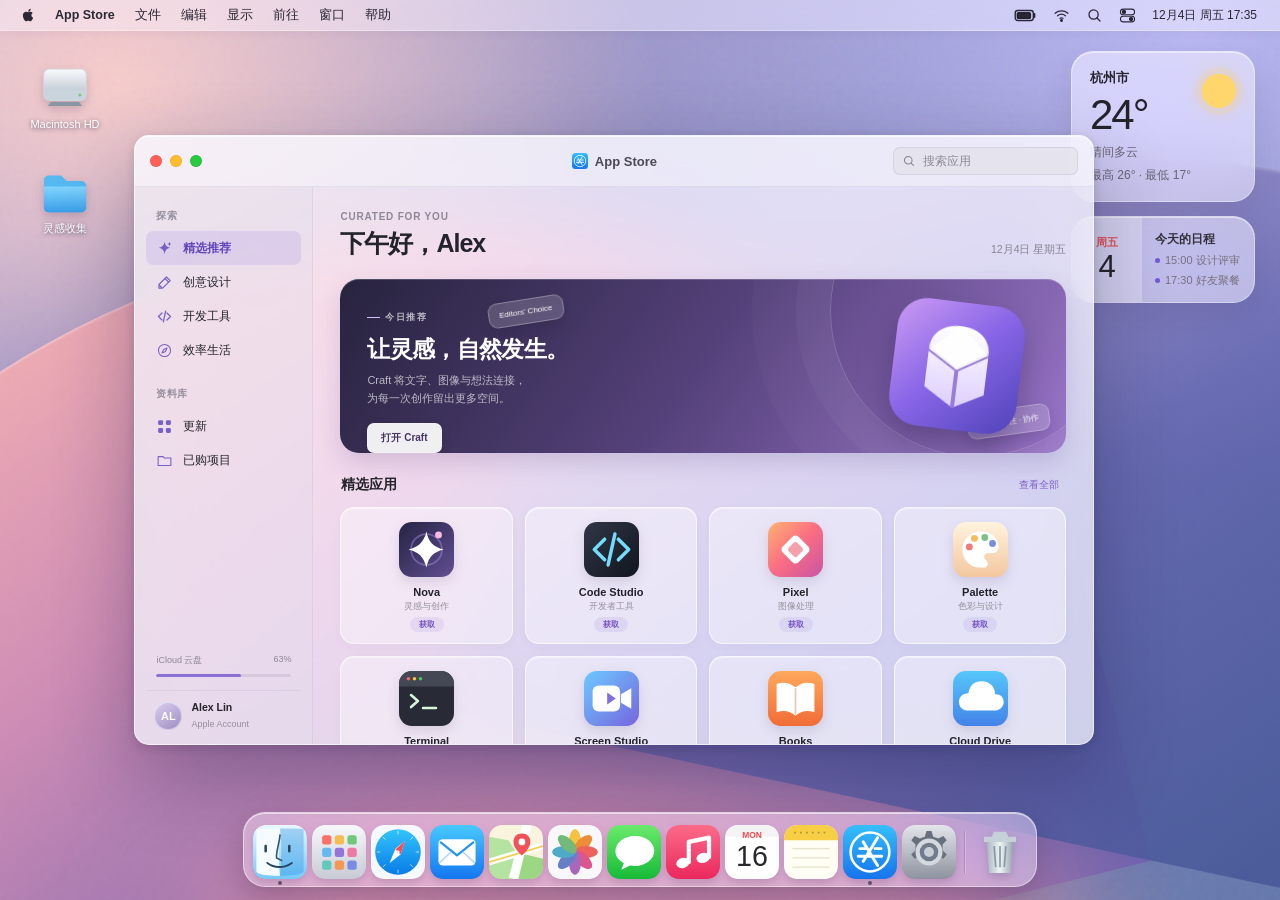
<file: resources/mac-desktop.html>
<!DOCTYPE html>
<html lang="zh-CN">
<head>
  <meta charset="UTF-8">
  <meta name="viewport" content="width=device-width, initial-scale=1.0">
  <meta name="theme-color" content="#7d75c9">
  <title>macOS Web Desktop</title>
  <style>
    :root {
      color-scheme: light;
      --text: #24232b;
      --muted: #797783;
      --line: rgba(255, 255, 255, .52);
      --glass: rgba(248, 248, 252, .66);
      --accent: #7357dc;
      --dock-size: 54px;
    }

    * { box-sizing: border-box; }
    html, body { width: 100%; height: 100%; margin: 0; }
    body {
      overflow: hidden;
      font-family: -apple-system, BlinkMacSystemFont, "SF Pro Display", "Segoe UI", "PingFang SC", "Microsoft YaHei", sans-serif;
      color: var(--text);
      background: #8c8acb;
      -webkit-font-smoothing: antialiased;
      user-select: none;
    }
    button, input { font: inherit; }
    button { color: inherit; }
    button:focus-visible, input:focus-visible { outline: 2px solid rgba(108, 83, 218, .72); outline-offset: 3px; }
    svg { display: block; }
    .symbol-library { position: absolute; width: 0; height: 0; overflow: hidden; }

    .desktop {
      position: relative;
      width: 100%; height: 100%;
      isolation: isolate;
      overflow: hidden;
      background:
        radial-gradient(ellipse at 9% 9%, rgba(255, 209, 203, .9) 0, rgba(255, 209, 203, 0) 33%),
        radial-gradient(ellipse at 93% 3%, rgba(198, 194, 255, .85) 0, rgba(198, 194, 255, 0) 37%),
        linear-gradient(135deg, #bfadd6 0%, #8888bf 45%, #6478ad 100%);
    }
    .wallpaper {
      position: absolute; inset: 0; z-index: -1; overflow: hidden;
      pointer-events: none;
    }
    .wallpaper::before {
      content: ""; position: absolute; width: 105vw; height: 89vh;
      left: -21vw; top: 26vh;
      border-radius: 48% 52% 0 0 / 52% 60% 0 0;
      background: linear-gradient(155deg, rgba(255, 188, 174, .94), rgba(219, 139, 177, .82) 36%, rgba(106, 94, 172, .94) 78%);
      transform: rotate(-14deg);
      box-shadow: inset 0 2px 2px rgba(255,255,255,.28), 0 -20px 90px rgba(79,62,142,.14);
    }
    .wallpaper::after {
      content: ""; position: absolute; width: 95vw; height: 78vh;
      right: -35vw; top: 16vh;
      border-radius: 60% 0 0 0 / 70% 0 0 0;
      background: linear-gradient(135deg, rgba(238, 202, 217, .58), rgba(96, 96, 174, .72) 47%, #3d558d 100%);
      transform: rotate(12deg);
      box-shadow: inset 2px 2px 3px rgba(255,255,255,.22);
    }
    .wallpaper-glow {
      position: absolute; width: 70vw; height: 40vh; left: 15vw; bottom: -25vh;
      border-radius: 50%; background: rgba(247, 151, 164, .62); filter: blur(65px);
    }
    .wallpaper-noise {
      position: absolute; inset: 0; opacity: .12; mix-blend-mode: soft-light;
      background-image: url("data:image/svg+xml,%3Csvg viewBox='0 0 180 180' xmlns='http://www.w3.org/2000/svg'%3E%3Cfilter id='n'%3E%3CfeTurbulence type='fractalNoise' baseFrequency='.85' numOctaves='3' stitchTiles='stitch'/%3E%3C/filter%3E%3Crect width='100%25' height='100%25' filter='url(%23n)' opacity='.5'/%3E%3C/svg%3E");
    }

    .menu-bar {
      position: absolute; inset: 0 0 auto; z-index: 60;
      height: 31px; padding: 0 17px;
      display: flex; align-items: center; justify-content: space-between;
      color: rgba(27, 25, 37, .92);
      background: rgba(247, 244, 252, .48);
      border-bottom: 1px solid rgba(255,255,255,.32);
      box-shadow: 0 1px 12px rgba(46, 37, 83, .06);
      backdrop-filter: blur(24px) saturate(150%);
      -webkit-backdrop-filter: blur(24px) saturate(150%);
      font-size: 12.5px; font-weight: 500;
    }
    .menu-left, .menu-right { height: 100%; display: flex; align-items: center; gap: 2px; }
    .menu-item {
      height: 24px; border: 0; border-radius: 5px; padding: 0 9px;
      background: transparent; cursor: default;
    }
    .menu-item:hover, .menu-item.active { background: rgba(255,255,255,.4); }
    .menu-item.strong { font-weight: 700; }
    .apple-button { padding: 0 8px 0 3px; }
    .apple-button svg { width: 16px; height: 18px; fill: currentColor; }
    .menu-right { gap: 4px; }
    .menu-right .menu-item { display: grid; place-items: center; padding: 0 6px; }
    .status-icon { width: 17px; height: 17px; fill: none; stroke: currentColor; stroke-width: 1.7; }
    .battery { width: 23px; }
    .date-label { padding-left: 8px; white-space: nowrap; font-size: 12px; }

    .desktop-files { position: absolute; left: 24px; top: 55px; display: grid; gap: 19px; z-index: 1; }
    .desktop-file {
      width: 82px; padding: 7px 4px; border: 1px solid transparent; border-radius: 8px;
      background: transparent; color: white; text-shadow: 0 1px 4px rgba(28,25,57,.65); cursor: default;
    }
    .desktop-file:hover, .desktop-file:focus-visible { background: rgba(255,255,255,.15); border-color: rgba(255,255,255,.18); }
    .desktop-file svg { width: 50px; height: 50px; margin: 0 auto 5px; filter: drop-shadow(0 4px 5px rgba(38,28,68,.2)); }
    .desktop-file span { display: block; font-size: 11px; line-height: 1.25; }

    .widgets { position: absolute; top: 51px; right: 25px; width: 184px; display: grid; gap: 14px; z-index: 1; }
    .widget {
      border: 1px solid rgba(255,255,255,.38); border-radius: 22px;
      background: rgba(245,242,251,.55); box-shadow: 0 12px 30px rgba(45,37,81,.12), inset 0 1px rgba(255,255,255,.5);
      backdrop-filter: blur(25px) saturate(145%); -webkit-backdrop-filter: blur(25px) saturate(145%);
      overflow: hidden;
    }
    .weather { padding: 17px 18px; }
    .weather-city { font-size: 13px; font-weight: 650; }
    .weather-temp { margin-top: 5px; font-size: 42px; font-weight: 300; letter-spacing: -2px; line-height: 1.1; }
    .weather-desc { margin-top: 6px; color: #696473; font-size: 12px; }
    .sun { float: right; width: 34px; height: 34px; margin-top: 5px; border-radius: 50%; background: #ffd66b; box-shadow: 0 0 0 7px rgba(255,214,107,.17), 0 0 25px rgba(255,193,69,.4); }
    .calendar { display: flex; align-items: stretch; min-height: 78px; }
    .calendar-date { width: 70px; display: grid; place-content: center; text-align: center; background: rgba(255,255,255,.26); }
    .calendar-date span { color: #e05252; font-size: 11px; font-weight: 700; }
    .calendar-date strong { font-size: 31px; font-weight: 500; line-height: 1.1; }
    .calendar-agenda { padding: 14px 13px; font-size: 11px; color: #77717f; }
    .calendar-agenda strong { display: block; margin-bottom: 5px; color: #34303a; font-size: 12px; }
    .calendar-agenda i { display: inline-block; width: 5px; height: 5px; margin-right: 5px; border-radius: 50%; background: #7459d9; vertical-align: 1px; }

    .app-window {
      position: absolute; z-index: 10;
      left: 48%; top: calc(50% - 10px);
      width: min(960px, calc(100vw - 270px)); height: min(610px, calc(100vh - 160px));
      min-width: 620px; min-height: 430px;
      transform: translate(-50%, -50%);
      border: 1px solid rgba(255,255,255,.58); border-radius: 15px;
      background: rgba(246,245,250,.76);
      box-shadow: 0 30px 80px rgba(29,24,60,.31), 0 3px 12px rgba(33,26,64,.16), inset 0 1px rgba(255,255,255,.8);
      backdrop-filter: blur(36px) saturate(155%); -webkit-backdrop-filter: blur(36px) saturate(155%);
      overflow: hidden;
      transition: width .3s ease, height .3s ease, left .3s ease, top .3s ease, border-radius .3s ease, opacity .22s ease, transform .3s ease;
    }
    .app-window.maximized { left: 10px; top: 40px; width: calc(100vw - 20px); height: calc(100vh - 145px); transform: none; border-radius: 13px; }
    .app-window.closing { opacity: 0; transform: translate(-50%, -47%) scale(.96); pointer-events: none; }
    .app-window.maximized.closing { transform: scale(.96); }
    .app-window.minimizing { opacity: 0; transform: translate(-42%, 40%) scale(.18); pointer-events: none; }
    .app-window.hidden { display: none; }
    .titlebar {
      height: 51px; display: grid; grid-template-columns: 1fr auto 1fr; align-items: center;
      padding: 0 15px; border-bottom: 1px solid rgba(83,72,111,.09);
      background: rgba(249,248,252,.45);
    }
    .traffic-lights { display: flex; gap: 8px; align-items: center; }
    .traffic {
      position: relative; width: 12px; height: 12px; padding: 0; border: 0; border-radius: 50%;
      box-shadow: inset 0 0 0 .5px rgba(0,0,0,.12); cursor: pointer;
    }
    .traffic.close { background: #ff5f57; }
    .traffic.minimize { background: #febc2e; }
    .traffic.maximize { background: #28c840; }
    .traffic::before, .traffic::after { content: ""; position: absolute; opacity: 0; background: rgba(62,34,24,.65); }
    .traffic-lights:hover .traffic::before, .traffic-lights:hover .traffic::after { opacity: 1; }
    .traffic.close::before, .traffic.close::after { left: 3px; top: 5.5px; width: 6px; height: 1px; }
    .traffic.close::before { transform: rotate(45deg); } .traffic.close::after { transform: rotate(-45deg); }
    .traffic.minimize::before { left: 3px; top: 5.5px; width: 6px; height: 1px; }
    .traffic.maximize::before { left: 5.5px; top: 3px; width: 1px; height: 6px; }
    .traffic.maximize::after { left: 3px; top: 5.5px; width: 6px; height: 1px; }
    .window-title { display: flex; align-items: center; gap: 7px; font-size: 13px; font-weight: 650; color: #4d4954; }
    .window-title svg { width: 16px; height: 16px; }
    .search-box { justify-self: end; position: relative; width: 185px; }
    .search-box svg { position: absolute; width: 14px; height: 14px; left: 9px; top: 7px; color: #88838e; pointer-events: none; }
    .search-box input {
      width: 100%; height: 28px; padding: 0 10px 0 29px; border: 1px solid rgba(96,84,119,.12); border-radius: 7px;
      background: rgba(224,222,230,.58); color: #423e49; font-size: 11.5px; outline: none;
      transition: background .2s, box-shadow .2s;
    }
    .search-box input:focus { background: rgba(255,255,255,.85); box-shadow: 0 0 0 3px rgba(116,88,217,.12); }
    .search-box input::placeholder { color: #8e8994; }

    .window-body { height: calc(100% - 51px); display: flex; }
    .sidebar {
      flex: 0 0 178px; padding: 17px 11px 12px; display: flex; flex-direction: column;
      border-right: 1px solid rgba(82,70,109,.08); background: rgba(224,221,233,.34);
    }
    .sidebar-heading { margin: 5px 10px 8px; color: #96909e; font-size: 10px; font-weight: 650; letter-spacing: .04em; }
    .side-item {
      width: 100%; height: 34px; padding: 0 10px; display: flex; align-items: center; gap: 10px;
      border: 0; border-radius: 7px; background: transparent; font-size: 12px; text-align: left; cursor: pointer;
    }
    .side-item svg { width: 17px; height: 17px; color: #7861c5; }
    .side-item:hover { background: rgba(255,255,255,.36); }
    .side-item.active { background: rgba(117,89,211,.13); color: #6446bd; font-weight: 600; }
    .sidebar-bottom { margin-top: auto; }
    .storage { margin: 12px 10px 8px; }
    .storage-label { display: flex; justify-content: space-between; color: #8e8794; font-size: 9px; }
    .storage-track { height: 3px; margin-top: 7px; overflow: hidden; border-radius: 3px; background: rgba(93,81,112,.12); }
    .storage-track span { display: block; width: 63%; height: 100%; border-radius: inherit; background: #8a70d2; }
    .profile { display: flex; align-items: center; gap: 9px; margin-top: 13px; padding: 10px 8px 1px; border-top: 1px solid rgba(77,63,99,.08); }
    .avatar { width: 28px; height: 28px; display: grid; place-items: center; border-radius: 50%; background: linear-gradient(145deg,#ddd1f1,#9b8abf); color: white; font-size: 11px; font-weight: 650; box-shadow: inset 0 0 0 1px rgba(255,255,255,.5); }
    .profile strong { display: block; font-size: 10.5px; font-weight: 600; }
    .profile span { color: #96909b; font-size: 9px; }

    .showcase { flex: 1; min-width: 0; overflow: auto; padding: 24px 27px 26px; scrollbar-width: thin; scrollbar-color: rgba(96,84,118,.22) transparent; }
    .welcome { display: flex; align-items: end; justify-content: space-between; margin-bottom: 19px; }
    .eyebrow { margin-bottom: 5px; color: #8e8797; font-size: 10px; font-weight: 600; letter-spacing: .08em; text-transform: uppercase; }
    .welcome h1 { margin: 0; font-size: 25px; font-weight: 650; letter-spacing: -.04em; }
    .welcome-meta { color: #8a8492; font-size: 10.5px; padding-bottom: 3px; }
    .hero {
      position: relative; height: 174px; padding: 25px 27px; overflow: hidden; border-radius: 19px;
      color: white; background: linear-gradient(125deg, #27233e 0%, #534078 48%, #9a75c9 100%);
      box-shadow: 0 10px 25px rgba(66,46,111,.17), inset 0 1px rgba(255,255,255,.18);
    }
    .hero::before { content: ""; position: absolute; width: 290px; height: 290px; right: -56px; top: -114px; border: 1px solid rgba(255,255,255,.18); border-radius: 50%; box-shadow: 0 0 0 34px rgba(255,255,255,.035), 0 0 0 78px rgba(255,255,255,.025); }
    .hero-copy { position: relative; z-index: 2; width: 60%; }
    .hero-tag { display: inline-flex; align-items: center; gap: 5px; margin-bottom: 10px; color: rgba(255,255,255,.68); font-size: 9px; font-weight: 650; letter-spacing: .16em; }
    .hero-tag::before { content: ""; width: 13px; height: 1px; background: #d5bcff; }
    .hero h2 { margin: 0 0 7px; font-size: 23px; font-weight: 600; letter-spacing: -.03em; }
    .hero p { margin: 0; color: rgba(255,255,255,.67); font-size: 11px; line-height: 1.6; }
    .hero-button { margin-top: 16px; padding: 7px 13px; border: 1px solid rgba(255,255,255,.25); border-radius: 7px; background: rgba(255,255,255,.92); color: #463562; font-size: 10px; font-weight: 650; cursor: pointer; box-shadow: 0 3px 8px rgba(22,14,43,.15); }
    .hero-button:hover { background: white; transform: translateY(-1px); }
    .hero-art { position: absolute; z-index: 1; right: 45px; top: 23px; width: 128px; height: 128px; transform: rotate(7deg); }
    .hero-art .app-svg { width: 100%; height: 100%; border-radius: 28px; filter: drop-shadow(0 15px 17px rgba(21,12,49,.32)); }
    .floating-chip { position: absolute; padding: 7px 10px; border: 1px solid rgba(255,255,255,.28); border-radius: 9px; background: rgba(255,255,255,.17); backdrop-filter: blur(12px); color: white; font-size: 8px; box-shadow: 0 7px 17px rgba(20,14,44,.16); }
    .chip-one { right: 16px; bottom: 18px; transform: rotate(-8deg); }
    .chip-two { left: 148px; top: 20px; transform: rotate(-9deg); }
    .section-row { display: flex; align-items: center; justify-content: space-between; margin: 23px 1px 13px; }
    .section-row h3 { margin: 0; font-size: 14px; font-weight: 650; }
    .section-row button { border: 0; background: transparent; color: #8063c5; font-size: 10px; cursor: pointer; }
    .app-grid { display: grid; grid-template-columns: repeat(4, minmax(0, 1fr)); gap: 12px; }
    .app-card {
      position: relative; min-width: 0; padding: 14px 11px 12px; border: 1px solid rgba(255,255,255,.62); border-radius: 14px;
      background: rgba(255,255,255,.4); text-align: center; cursor: pointer;
      box-shadow: 0 3px 10px rgba(62,46,88,.035), inset 0 1px rgba(255,255,255,.48);
      transition: transform .18s, background .18s, box-shadow .18s;
    }
    .app-card:hover { transform: translateY(-3px); background: rgba(255,255,255,.66); box-shadow: 0 8px 17px rgba(62,46,88,.09); }
    .app-card .app-svg { width: 55px; height: 55px; margin: 0 auto 9px; filter: drop-shadow(0 5px 6px rgba(53,41,76,.13)); }
    .app-card strong { display: block; overflow: hidden; font-size: 11px; font-weight: 600; text-overflow: ellipsis; white-space: nowrap; }
    .app-card small { display: block; margin-top: 3px; color: #96909c; font-size: 8.5px; }
    .get-button { min-width: 43px; margin-top: 9px; padding: 3px 9px; border: 0; border-radius: 10px; background: rgba(116,86,201,.1); color: #7252bf; font-size: 8px; font-weight: 700; cursor: pointer; }
    .app-card:hover .get-button { background: #7656c8; color: white; }
    .empty-state { display: none; padding: 40px 10px; text-align: center; color: #8b8493; font-size: 12px; }
    .empty-state.visible { display: block; }

    .app-svg { overflow: visible; }
    .dock-wrap { position: absolute; z-index: 50; left: 50%; bottom: 13px; transform: translateX(-50%); }
    .dock {
      display: flex; align-items: flex-end; gap: 5px; height: 75px; padding: 7px 9px;
      border: 1px solid rgba(255,255,255,.48); border-radius: 22px;
      background: rgba(239,237,246,.43); box-shadow: 0 13px 30px rgba(33,25,64,.25), inset 0 1px rgba(255,255,255,.55);
      backdrop-filter: blur(28px) saturate(165%); -webkit-backdrop-filter: blur(28px) saturate(165%);
    }
    .dock-item {
      --scale: 1;
      position: relative; flex: 0 0 var(--dock-size); width: var(--dock-size); height: var(--dock-size); padding: 0;
      border: 0; background: transparent; cursor: pointer; transform-origin: center bottom;
      transform: translateY(calc((var(--scale) - 1) * -13px)) scale(var(--scale));
      transition: transform .09s ease-out;
    }
    .dock-icon { width: 100%; height: 100%; border-radius: 13px; filter: drop-shadow(0 4px 4px rgba(42,31,65,.18)); transition: filter .2s; }
    .dock-item:active .dock-icon { filter: brightness(.82) drop-shadow(0 3px 4px rgba(42,31,65,.18)); }
    .dock-item.running::after { content: ""; position: absolute; left: 50%; bottom: -6px; width: 4px; height: 4px; border-radius: 50%; background: rgba(41,36,55,.65); transform: translateX(-50%); }
    .dock-separator { flex: 0 0 1px; width: 1px; height: 43px; margin: 0 3px 5px; background: rgba(74,63,94,.2); box-shadow: 1px 0 rgba(255,255,255,.25); }
    .tooltip {
      position: absolute; left: 50%; bottom: calc(100% + 19px); padding: 5px 10px; border: 1px solid rgba(255,255,255,.34); border-radius: 6px;
      background: rgba(46,41,59,.72); color: white; backdrop-filter: blur(10px); font-size: 10px; font-weight: 500; white-space: nowrap;
      opacity: 0; pointer-events: none; transform: translateX(-50%) translateY(4px); transition: opacity .15s, transform .15s;
    }
    .dock-item:hover .tooltip { opacity: 1; transform: translateX(-50%) translateY(0); }

    .launchpad {
      position: absolute; inset: 31px 0 0; z-index: 40; padding: 35px 30px 110px;
      background: rgba(43,37,68,.43); backdrop-filter: blur(30px) saturate(120%); -webkit-backdrop-filter: blur(30px) saturate(120%);
      opacity: 0; visibility: hidden; transition: opacity .24s, visibility .24s;
    }
    .launchpad.open { opacity: 1; visibility: visible; }
    .launchpad-search { position: relative; display: block; width: 230px; margin: 0 auto; }
    .launchpad-search svg { position: absolute; left: 10px; top: 7px; width: 14px; height: 14px; color: rgba(255,255,255,.65); }
    .launchpad-search input { width: 100%; height: 28px; padding: 0 12px 0 31px; border: 1px solid rgba(255,255,255,.25); border-radius: 7px; background: rgba(255,255,255,.13); color: white; text-align: center; font-size: 11px; outline: none; }
    .launchpad-search input::placeholder { color: rgba(255,255,255,.72); }
    .launchpad-grid { max-width: 790px; margin: clamp(45px, 8vh, 80px) auto 0; display: grid; grid-template-columns: repeat(6, 1fr); gap: clamp(25px, 5vh, 45px) 35px; }
    .launch-app { border: 0; background: transparent; color: white; cursor: pointer; text-shadow: 0 2px 5px rgba(21,15,38,.4); }
    .launch-app .app-svg { width: 72px; height: 72px; margin: 0 auto 9px; filter: drop-shadow(0 8px 8px rgba(26,18,49,.23)); transition: transform .18s; }
    .launch-app:hover .app-svg { transform: scale(1.08); }
    .launch-app span { font-size: 11px; }

    .control-center {
      position: absolute; z-index: 70; top: 38px; right: 13px; width: 290px; padding: 12px;
      border: 1px solid rgba(255,255,255,.54); border-radius: 17px; background: rgba(242,240,248,.72);
      box-shadow: 0 18px 45px rgba(33,26,61,.23); backdrop-filter: blur(30px) saturate(160%);
      opacity: 0; visibility: hidden; transform: translateY(-7px) scale(.97); transform-origin: top right; transition: .18s;
    }
    .control-center.open { opacity: 1; visibility: visible; transform: none; }
    .control-grid { display: grid; grid-template-columns: 1fr 1fr; gap: 9px; }
    .control-card { padding: 12px; border: 1px solid rgba(255,255,255,.57); border-radius: 12px; background: rgba(255,255,255,.41); }
    .connectivity { grid-row: span 2; display: grid; align-content: center; gap: 13px; }
    .connection { display: flex; align-items: center; gap: 9px; font-size: 10px; }
    .connection-icon { width: 28px; height: 28px; display: grid; place-items: center; border-radius: 50%; background: #7562d5; color: white; }
    .connection-icon svg { width: 14px; height: 14px; }
    .connection strong { display: block; font-size: 10px; font-weight: 600; }
    .connection small { color: #8a8491; font-size: 8px; }
    .control-card.focus { display: flex; align-items: center; gap: 8px; font-size: 10px; }
    .moon { width: 26px; height: 26px; display: grid; place-items: center; border-radius: 50%; background: #7562d5; color: white; font-size: 15px; }
    .slider-label { display: block; margin-bottom: 8px; font-size: 10px; font-weight: 600; }
    .control-card input { width: 100%; height: 4px; accent-color: #7661cb; }

    .toast {
      position: absolute; z-index: 80; left: 50%; bottom: 104px; padding: 10px 17px;
      border: 1px solid rgba(255,255,255,.4); border-radius: 12px; background: rgba(39,34,53,.78); color: white;
      box-shadow: 0 8px 25px rgba(24,18,45,.18); backdrop-filter: blur(15px); font-size: 11px;
      opacity: 0; pointer-events: none; transform: translate(-50%, 8px); transition: .22s;
    }
    .toast.show { opacity: 1; transform: translate(-50%, 0); }

    @media (min-width: 1500px) {
      .app-window { width: 1020px; height: min(640px, calc(100vh - 175px)); }
      .widgets { right: 36px; width: 200px; }
    }
    @media (max-width: 1180px) {
      .widgets { display: none; }
      .app-window { left: 50%; width: min(920px, calc(100vw - 110px)); }
      .desktop-files { left: 13px; }
    }
    @media (max-width: 860px) {
      .desktop-files, .desktop-only { display: none; }
      .app-window { width: calc(100vw - 36px); min-width: 0; height: calc(100vh - 155px); min-height: 390px; }
      .sidebar { flex-basis: 150px; }
      .showcase { padding: 20px; }
      .app-grid { grid-template-columns: repeat(3, minmax(0, 1fr)); }
      .hero-art { right: 24px; width: 108px; height: 108px; top: 32px; }
      .hero-copy { width: 68%; }
      .dock { gap: 3px; }
      :root { --dock-size: 48px; }
      .dock-item.hide-medium { display: none; }
      .launchpad-grid { grid-template-columns: repeat(4, 1fr); }
    }
    @media (max-width: 600px) {
      .menu-bar { padding: 0 8px; }
      .menu-left .menu-item:not(.apple-button):not(.strong), .battery, .wifi-status { display: none; }
      .date-label { font-size: 10px; }
      .app-window { top: 41px; left: 10px; width: calc(100vw - 20px); height: calc(100vh - 143px); transform: none; border-radius: 13px; }
      .app-window.closing, .app-window.minimizing { transform: translateY(30px) scale(.9); }
      .app-window.maximized { top: 38px; left: 7px; width: calc(100vw - 14px); height: calc(100vh - 133px); }
      .titlebar { grid-template-columns: 1fr 1fr; height: 47px; }
      .window-title { display: none; }
      .search-box { width: 145px; }
      .window-body { height: calc(100% - 47px); }
      .sidebar { display: none; }
      .showcase { padding: 17px 15px; }
      .welcome h1 { font-size: 22px; }
      .welcome-meta { display: none; }
      .hero { height: 164px; padding: 22px; }
      .hero h2 { font-size: 20px; }
      .hero-copy { width: 72%; }
      .hero-art { right: -9px; top: 41px; width: 101px; height: 101px; opacity: .8; }
      .chip-two { display: none; }
      .app-grid { grid-template-columns: repeat(3, minmax(0, 1fr)); gap: 8px; }
      .app-card { padding: 12px 6px 10px; }
      .app-card .app-svg { width: 49px; height: 49px; }
      :root { --dock-size: 44px; }
      .dock-wrap { bottom: 9px; }
      .dock { height: 63px; padding: 6px 7px; border-radius: 18px; }
      .dock-item.hide-small { display: none; }
      .dock-separator { height: 35px; margin: 0 2px 4px; }
      .launchpad { padding: 28px 18px 90px; }
      .launchpad-grid { grid-template-columns: repeat(4, 1fr); gap: 30px 12px; margin-top: 45px; }
      .launch-app .app-svg { width: 56px; height: 56px; }
      .control-center { right: 8px; width: min(290px, calc(100vw - 16px)); }
    }
    @media (max-height: 650px) {
      .app-window { min-height: 360px; height: calc(100vh - 130px); }
      .widgets { gap: 8px; }
      .calendar { display: none; }
      .dock-wrap { bottom: 7px; }
      .hero { height: 155px; padding-top: 19px; }
      .hero-button { margin-top: 10px; }
    }
    @media (prefers-reduced-motion: reduce) {
      *, *::before, *::after { scroll-behavior: auto !important; transition-duration: .01ms !important; animation-duration: .01ms !important; }
    }
  </style>
</head>
<body>
  <svg class="symbol-library" xmlns="http://www.w3.org/2000/svg" aria-hidden="true">
    <defs>
      <symbol id="apple" viewBox="0 0 24 24"><path d="M17.05 12.54c-.02-2.37 1.93-3.51 2.02-3.56a4.35 4.35 0 0 0-3.43-1.85c-1.45-.15-2.86.87-3.6.87-.75 0-1.88-.85-3.1-.83a4.55 4.55 0 0 0-3.83 2.34c-1.66 2.87-.42 7.1 1.17 9.43.8 1.14 1.73 2.42 2.96 2.37 1.2-.05 1.65-.76 3.1-.76 1.44 0 1.86.76 3.11.73 1.29-.02 2.1-1.15 2.87-2.3a9.3 9.3 0 0 0 1.31-2.67 4.1 4.1 0 0 1-2.58-3.77ZM15.09 5.7A4.18 4.18 0 0 0 16.05 2.7a4.27 4.27 0 0 0-2.76 1.42 3.98 3.98 0 0 0-.98 2.91 3.53 3.53 0 0 0 2.78-1.33Z"/></symbol>
      <symbol id="search" viewBox="0 0 24 24"><circle cx="10.7" cy="10.7" r="6.5" fill="none" stroke="currentColor" stroke-width="1.8"/><path d="m15.5 15.5 4.2 4.2" fill="none" stroke="currentColor" stroke-width="1.8" stroke-linecap="round"/></symbol>
      <symbol id="wifi" viewBox="0 0 24 24"><path d="M3 8.8a14 14 0 0 1 18 0M6.5 12.4a8.7 8.7 0 0 1 11 0M10 16a3.4 3.4 0 0 1 4 0" fill="none" stroke="currentColor" stroke-width="1.8" stroke-linecap="round"/><circle cx="12" cy="19" r="1.2" fill="currentColor"/></symbol>
      <symbol id="battery" viewBox="0 0 28 20"><rect x="1.5" y="4" width="22" height="12" rx="3" fill="none" stroke="currentColor"/><path d="M25 8v4" stroke="currentColor" stroke-width="2" stroke-linecap="round"/><rect x="4" y="6.5" width="16" height="7" rx="1.5" fill="currentColor"/></symbol>
      <symbol id="controls" viewBox="0 0 24 24"><rect x="2" y="3" width="20" height="8" rx="4" fill="none" stroke="currentColor" stroke-width="1.5"/><circle cx="7" cy="7" r="2.2" fill="currentColor"/><rect x="2" y="13" width="20" height="8" rx="4" fill="none" stroke="currentColor" stroke-width="1.5"/><circle cx="17" cy="17" r="2.2" fill="currentColor"/></symbol>
      <symbol id="compass" viewBox="0 0 24 24"><circle cx="12" cy="12" r="8.5" fill="none" stroke="currentColor" stroke-width="1.5"/><path d="m15.5 8.5-2.2 4.8-4.8 2.2 2.2-4.8 4.8-2.2Z" fill="none" stroke="currentColor" stroke-width="1.5" stroke-linejoin="round"/></symbol>
      <symbol id="sparkles" viewBox="0 0 24 24"><path d="M12 2c.6 5.3 3.2 8 8 9-4.8 1-7.4 3.7-8 9-.6-5.3-3.2-8-8-9 4.8-1 7.4-3.7 8-9Z" fill="currentColor"/><path d="M19 2c.2 2 1.1 3 3 3.5-1.9.5-2.8 1.5-3 3.5-.3-2-1.2-3-3-3.5 1.8-.5 2.7-1.5 3-3.5Z" fill="currentColor"/></symbol>
      <symbol id="brush" viewBox="0 0 24 24"><path d="M14.8 4.2 20 9.4 9.4 20H4.2v-5.2L14.8 4.2Z" fill="none" stroke="currentColor" stroke-width="1.7" stroke-linejoin="round"/><path d="m12.7 6.3 5.1 5.1M4.4 15.5l4.2 4.2" fill="none" stroke="currentColor" stroke-width="1.7"/></symbol>
      <symbol id="code" viewBox="0 0 24 24"><path d="m8.5 7-5 5 5 5M15.5 7l5 5-5 5M13.5 4.5l-3 15" fill="none" stroke="currentColor" stroke-width="1.8" stroke-linecap="round" stroke-linejoin="round"/></symbol>
      <symbol id="folder-symbol" viewBox="0 0 24 24"><path d="M3 6.5h7l2 2h9v10.5H3V6.5Z" fill="none" stroke="currentColor" stroke-width="1.5" stroke-linejoin="round"/></symbol>
      <symbol id="grid" viewBox="0 0 24 24"><rect x="3" y="3" width="7" height="7" rx="2" fill="currentColor"/><rect x="14" y="3" width="7" height="7" rx="2" fill="currentColor"/><rect x="3" y="14" width="7" height="7" rx="2" fill="currentColor"/><rect x="14" y="14" width="7" height="7" rx="2" fill="currentColor"/></symbol>
      <symbol id="bluetooth" viewBox="0 0 24 24"><path d="m7 7 10 10-5 4V3l5 4L7 17" fill="none" stroke="currentColor" stroke-width="1.7" stroke-linecap="round" stroke-linejoin="round"/></symbol>
      <symbol id="airdrop" viewBox="0 0 24 24"><circle cx="12" cy="12" r="2" fill="currentColor"/><path d="M8.5 8.5a5 5 0 0 0 0 7M15.5 8.5a5 5 0 0 1 0 7M5.5 5.5a9.2 9.2 0 0 0 0 13M18.5 5.5a9.2 9.2 0 0 1 0 13" fill="none" stroke="currentColor" stroke-width="1.5" stroke-linecap="round"/></symbol>

      <symbol id="app-finder" viewBox="0 0 64 64"><defs><linearGradient id="finder-bg" x2="0" y2="1"><stop stop-color="#e9f8ff"/><stop offset="1" stop-color="#75cafa"/></linearGradient></defs><rect width="64" height="64" rx="14" fill="url(#finder-bg)"/><path d="M32 4c-2 15-2 37 0 56-15 0-26-1-28-5V5c5-1 15-1 28-1Z" fill="#f6fbff"/><path d="M32 4c2 15 2 37 0 56 15 0 26-1 28-5V5c-5-1-15-1-28-1Z" fill="#2589df" opacity=".34"/><path d="M15 25v6M43 25v6" stroke="#294660" stroke-width="3" stroke-linecap="round"/><path d="M32 12c-1 12-5 19-4 27l6 3" fill="none" stroke="#36597a" stroke-width="2" stroke-linecap="round"/><path d="M17 45c8 6 19 7 29 0" fill="none" stroke="#294660" stroke-width="2.4" stroke-linecap="round"/></symbol>
      <symbol id="app-launchpad" viewBox="0 0 64 64"><defs><linearGradient id="launch-bg" x2="0" y2="1"><stop stop-color="#f7f8fb"/><stop offset="1" stop-color="#c8cbd4"/></linearGradient></defs><rect width="64" height="64" rx="14" fill="url(#launch-bg)"/><g><rect x="12" y="12" width="11" height="11" rx="3" fill="#fa7069"/><rect x="27" y="12" width="11" height="11" rx="3" fill="#f5bd4f"/><rect x="42" y="12" width="11" height="11" rx="3" fill="#6fc978"/><rect x="12" y="27" width="11" height="11" rx="3" fill="#66b9ee"/><rect x="27" y="27" width="11" height="11" rx="3" fill="#9675db"/><rect x="42" y="27" width="11" height="11" rx="3" fill="#ed79a5"/><rect x="12" y="42" width="11" height="11" rx="3" fill="#60c9bb"/><rect x="27" y="42" width="11" height="11" rx="3" fill="#f49755"/><rect x="42" y="42" width="11" height="11" rx="3" fill="#778ce2"/></g></symbol>
      <symbol id="app-safari" viewBox="0 0 64 64"><defs><linearGradient id="safari-bg" x2="0" y2="1"><stop stop-color="#32c5fb"/><stop offset="1" stop-color="#087be7"/></linearGradient></defs><rect width="64" height="64" rx="14" fill="#f5f8fc"/><circle cx="32" cy="32" r="27" fill="url(#safari-bg)"/><g stroke="#fff" stroke-width="1" opacity=".8"><path d="M32 7v4M32 53v4M7 32h4M53 32h4M14.3 14.3l3 3M46.7 46.7l3 3M14.3 49.7l3-3M46.7 17.3l3-3"/></g><path d="m40 19-5 16-13 10 7-17 11-9Z" fill="#fff"/><path d="m40 19-5 16-6-6 11-10Z" fill="#fa4b54"/><circle cx="32" cy="32" r="2" fill="#e7edf7"/></symbol>
      <symbol id="app-mail" viewBox="0 0 64 64"><defs><linearGradient id="mail-bg" x2="0" y2="1"><stop stop-color="#48c9ff"/><stop offset="1" stop-color="#1477ef"/></linearGradient></defs><rect width="64" height="64" rx="14" fill="url(#mail-bg)"/><rect x="10" y="17" width="44" height="31" rx="5" fill="#fff"/><path d="m12 20 20 16 20-16" fill="none" stroke="#2194ec" stroke-width="2.5" stroke-linejoin="round"/><path d="m11 45 14-13M53 45 39 32" stroke="#b2d8f6" stroke-width="2"/></symbol>
      <symbol id="app-maps" viewBox="0 0 64 64"><rect width="64" height="64" rx="14" fill="#f8f4de"/><path d="M0 45 27 31l37 9v24H0Z" fill="#9cd784"/><path d="m0 14 23 4 15 23-13 23H0Z" fill="#b5e4a0"/><path d="M45 0 29 64" stroke="#fff" stroke-width="11"/><path d="M0 44 64 25" stroke="#fff" stroke-width="8"/><path d="M0 44 64 25" stroke="#f5cf50" stroke-width="2"/><path d="M39 10c-6 0-10 4-10 10 0 8 10 16 10 16s10-8 10-16c0-6-4-10-10-10Z" fill="#ef5259"/><circle cx="39" cy="20" r="4" fill="#fff"/></symbol>
      <symbol id="app-photos" viewBox="0 0 64 64"><rect width="64" height="64" rx="14" fill="#f8f8fa"/><g transform="translate(32 32)"><ellipse cy="-13" rx="7" ry="14" fill="#f6c341"/><ellipse cy="-13" rx="7" ry="14" transform="rotate(45)" fill="#ee8d37"/><ellipse cy="-13" rx="7" ry="14" transform="rotate(90)" fill="#ed625c"/><ellipse cy="-13" rx="7" ry="14" transform="rotate(135)" fill="#dc568d"/><ellipse cy="-13" rx="7" ry="14" transform="rotate(180)" fill="#a867ba"/><ellipse cy="-13" rx="7" ry="14" transform="rotate(225)" fill="#657fc6"/><ellipse cy="-13" rx="7" ry="14" transform="rotate(270)" fill="#4fa9c8"/><ellipse cy="-13" rx="7" ry="14" transform="rotate(315)" fill="#72b97a"/></g></symbol>
      <symbol id="app-messages" viewBox="0 0 64 64"><defs><linearGradient id="message-bg" x2="0" y2="1"><stop stop-color="#6bea6c"/><stop offset="1" stop-color="#16bb38"/></linearGradient></defs><rect width="64" height="64" rx="14" fill="url(#message-bg)"/><path d="M33 13c-13 0-23 8-23 18 0 6 4 11 10 14l-3 8 10-5c2 .4 4 .5 6 .5 13 0 23-8 23-18S46 13 33 13Z" fill="#fff"/></symbol>
      <symbol id="app-music" viewBox="0 0 64 64"><defs><linearGradient id="music-bg" x2="0" y2="1"><stop stop-color="#fc6b89"/><stop offset="1" stop-color="#eb285d"/></linearGradient></defs><rect width="64" height="64" rx="14" fill="url(#music-bg)"/><path d="M27 44V20l24-5v23" fill="none" stroke="#fff" stroke-width="5" stroke-linecap="round" stroke-linejoin="round"/><ellipse cx="20" cy="45" rx="8" ry="6" transform="rotate(-14 20 45)" fill="#fff"/><ellipse cx="44" cy="39" rx="8" ry="6" transform="rotate(-14 44 39)" fill="#fff"/></symbol>
      <symbol id="app-calendar" viewBox="0 0 64 64"><rect width="64" height="64" rx="14" fill="#fff"/><path d="M0 14C0 6 6 0 14 0h36c8 0 14 6 14 14H0Z" fill="#f4f4f5"/><text x="32" y="15" text-anchor="middle" fill="#ed4b4f" font-family="-apple-system,Arial" font-size="10" font-weight="600">MON</text><text x="32" y="49" text-anchor="middle" fill="#28272c" font-family="-apple-system,Arial" font-size="34" font-weight="300">16</text></symbol>
      <symbol id="app-notes" viewBox="0 0 64 64"><rect width="64" height="64" rx="14" fill="#fffdf4"/><path d="M0 14A14 14 0 0 1 14 0h36a14 14 0 0 1 14 14v4H0Z" fill="#f8ce45"/><path d="M10 28h44M10 39h44M10 50h44" stroke="#e7e1cb" stroke-width="1.5"/><path d="M12 9h40" stroke="#ad9133" stroke-width="2" stroke-dasharray="2 5"/></symbol>
      <symbol id="app-store" viewBox="0 0 64 64"><defs><linearGradient id="store-bg" x2="0" y2="1"><stop stop-color="#35bffc"/><stop offset="1" stop-color="#1674ec"/></linearGradient></defs><rect width="64" height="64" rx="14" fill="url(#store-bg)"/><circle cx="32" cy="32" r="23" fill="none" stroke="#fff" stroke-width="3"/><g stroke="#fff" stroke-width="3.5" stroke-linecap="round"><path d="m24 43 17-28M24 20l17 28M18 37h28M20 28h8M38 28h7"/></g></symbol>
      <symbol id="app-settings" viewBox="0 0 64 64"><defs><linearGradient id="settings-bg" x2="0" y2="1"><stop stop-color="#e3e5eb"/><stop offset="1" stop-color="#8d939f"/></linearGradient></defs><rect width="64" height="64" rx="14" fill="url(#settings-bg)"/><g fill="#68707d"><path d="M29 7h6l2 7 6 2 6-3 4 5-5 5v7l5 5-4 5-6-3-6 2-2 7h-6l-2-7-6-2-6 3-4-5 5-5v-7l-5-5 4-5 6 3 6-2 2-7Z"/></g><circle cx="32" cy="32" r="16" fill="#d4d8df"/><circle cx="32" cy="32" r="11" fill="#727b89"/><circle cx="32" cy="32" r="6" fill="#c8ced7"/></symbol>
      <symbol id="app-trash" viewBox="0 0 64 64"><defs><linearGradient id="trash-bg" x2="1" y2="0"><stop stop-color="#a7b4bd"/><stop offset=".5" stop-color="#eef4f6"/><stop offset="1" stop-color="#94a2ae"/></linearGradient></defs><path d="M16 17h32l-3 40H19l-3-40Z" fill="url(#trash-bg)"/><path d="M13 14h38v6H13zM25 8h14l3 6H22l3-6Z" fill="#c6d0d7"/><g stroke="#8998a3" stroke-width="2"><path d="m25 25 2 25M32 25v25M39 25l-2 25"/></g></symbol>
      <symbol id="app-drive" viewBox="0 0 64 64"><defs><linearGradient id="drive-bg" x2="0" y2="1"><stop stop-color="#f7fafc"/><stop offset="1" stop-color="#aeb9c6"/></linearGradient></defs><rect x="5" y="8" width="54" height="40" rx="7" fill="url(#drive-bg)" stroke="#d9e2ea"/><rect x="5" y="34" width="54" height="14" rx="5" fill="#cad4dd"/><circle cx="51" cy="41" r="2" fill="#78ca82"/><path d="M14 50h36l4 5H10l4-5Z" fill="#8997a5"/></symbol>
      <symbol id="app-folder" viewBox="0 0 64 64"><defs><linearGradient id="folder-bg" x2="0" y2="1"><stop stop-color="#82d5ff"/><stop offset="1" stop-color="#399ee9"/></linearGradient></defs><path d="M5 17a6 6 0 0 1 6-6h16l7 7h19a6 6 0 0 1 6 6v28a6 6 0 0 1-6 6H11a6 6 0 0 1-6-6V17Z" fill="#56b9f2"/><path d="M5 25h54v27a6 6 0 0 1-6 6H11a6 6 0 0 1-6-6V25Z" fill="url(#folder-bg)"/></symbol>
      <symbol id="app-craft" viewBox="0 0 64 64"><defs><linearGradient id="craft-bg" x1="0" y1="0" x2="1" y2="1"><stop stop-color="#ca9af3"/><stop offset=".48" stop-color="#8966e7"/><stop offset="1" stop-color="#5043b9"/></linearGradient><linearGradient id="craft-fold" x2="0" y2="1"><stop stop-color="#fff"/><stop offset="1" stop-color="#ddceff"/></linearGradient></defs><rect width="64" height="64" rx="15" fill="url(#craft-bg)"/><path d="M17 44V25c0-8 6-13 15-13s15 5 15 13v20L32 53 17 44Z" fill="url(#craft-fold)"/><path d="m17 25 15 9 15-9M32 34v19" fill="none" stroke="#9a7ed5" stroke-width="2"/><path d="m17 25 15-13 15 13-15 9-15-9Z" fill="#fff" opacity=".9"/></symbol>
      <symbol id="app-nova" viewBox="0 0 64 64"><defs><linearGradient id="nova-bg" x1="0" y1="0" x2="1" y2="1"><stop stop-color="#252443"/><stop offset="1" stop-color="#624e92"/></linearGradient></defs><rect width="64" height="64" rx="15" fill="url(#nova-bg)"/><circle cx="32" cy="32" r="18" fill="none" stroke="#ad8eed" stroke-width="2" opacity=".45"/><path d="M32 11c2 12 8 18 20 21-12 3-18 9-20 21-3-12-9-18-21-21 12-3 18-9 21-21Z" fill="#fff"/><circle cx="46" cy="15" r="4" fill="#f7b9e5"/></symbol>
      <symbol id="app-code" viewBox="0 0 64 64"><defs><linearGradient id="code-bg" x1="0" y1="0" x2="1" y2="1"><stop stop-color="#303747"/><stop offset="1" stop-color="#11151e"/></linearGradient></defs><rect width="64" height="64" rx="15" fill="url(#code-bg)"/><path d="m24 20-12 12 12 12M40 20l12 12-12 12M36 14l-8 36" fill="none" stroke="#75dbfb" stroke-width="4" stroke-linecap="round" stroke-linejoin="round"/></symbol>
      <symbol id="app-pixel" viewBox="0 0 64 64"><defs><linearGradient id="pixel-bg" x1="0" y1="0" x2="1" y2="1"><stop stop-color="#ffb270"/><stop offset=".5" stop-color="#fa6c83"/><stop offset="1" stop-color="#c855a3"/></linearGradient></defs><rect width="64" height="64" rx="15" fill="url(#pixel-bg)"/><g transform="rotate(45 32 32)"><rect x="19" y="19" width="26" height="26" rx="5" fill="#fff"/><rect x="25" y="25" width="14" height="14" rx="3" fill="#f5a1ac"/></g></symbol>
      <symbol id="app-palette" viewBox="0 0 64 64"><defs><linearGradient id="palette-bg" x2="0" y2="1"><stop stop-color="#fff3de"/><stop offset="1" stop-color="#f3c79f"/></linearGradient></defs><rect width="64" height="64" rx="15" fill="url(#palette-bg)"/><path d="M33 11c-13 0-22 9-22 21s9 21 20 21h5c4 0 6-5 3-8l-2-2c-2-3 0-7 4-7h5c5 0 8-4 7-9-2-10-10-16-20-16Z" fill="#fff"/><circle cx="19" cy="29" r="4" fill="#ef7b75"/><circle cx="25" cy="19" r="4" fill="#f5bb57"/><circle cx="37" cy="18" r="4" fill="#7fbf8c"/><circle cx="46" cy="25" r="4" fill="#788ed8"/></symbol>
      <symbol id="app-terminal" viewBox="0 0 64 64"><rect width="64" height="64" rx="15" fill="#282b35"/><path d="M0 15A15 15 0 0 1 15 0h34a15 15 0 0 1 15 15v3H0v-3Z" fill="#444854"/><circle cx="11" cy="9" r="2" fill="#fa665d"/><circle cx="18" cy="9" r="2" fill="#f8c44f"/><circle cx="25" cy="9" r="2" fill="#55c452"/><path d="m14 28 8 7-8 7M28 43h15" fill="none" stroke="#d6f6dc" stroke-width="3" stroke-linecap="round" stroke-linejoin="round"/></symbol>
      <symbol id="app-video" viewBox="0 0 64 64"><defs><linearGradient id="video-bg" x1="0" y1="0" x2="1" y2="1"><stop stop-color="#6cc9ff"/><stop offset="1" stop-color="#7665de"/></linearGradient></defs><rect width="64" height="64" rx="15" fill="url(#video-bg)"/><rect x="10" y="17" width="32" height="30" rx="7" fill="#fff"/><path d="m43 27 12-7v24l-12-7V27Z" fill="#fff"/><path d="m27 25 10 7-10 7V25Z" fill="#8170db"/></symbol>
      <symbol id="app-books" viewBox="0 0 64 64"><defs><linearGradient id="books-bg" x2="0" y2="1"><stop stop-color="#ffa85c"/><stop offset="1" stop-color="#f16c36"/></linearGradient></defs><rect width="64" height="64" rx="15" fill="url(#books-bg)"/><path d="M10 15c9-3 16-1 22 4v33c-6-5-13-7-22-4V15ZM54 15c-9-3-16-1-22 4v33c6-5 13-7 22-4V15Z" fill="#fff"/><path d="M32 20v31" stroke="#e9c7ae" stroke-width="2"/></symbol>
      <symbol id="app-cloud" viewBox="0 0 64 64"><defs><linearGradient id="cloud-bg" x2="0" y2="1"><stop stop-color="#55c6fa"/><stop offset="1" stop-color="#4383e9"/></linearGradient></defs><rect width="64" height="64" rx="15" fill="url(#cloud-bg)"/><path d="M18 46c-7 0-11-4-11-10s5-10 11-10c1-9 7-14 15-14 10 0 16 7 16 15 7 0 10 4 10 9s-4 10-11 10H18Z" fill="#fff"/></symbol>
    </defs>
  </svg>

  <main class="desktop" id="desktop">
    <div class="wallpaper" aria-hidden="true"><div class="wallpaper-glow"></div><div class="wallpaper-noise"></div></div>

    <header class="menu-bar">
      <nav class="menu-left" aria-label="应用菜单">
        <button class="menu-item apple-button" aria-label="Apple 菜单"><svg><use href="#apple"/></svg></button>
        <button class="menu-item strong">App Store</button>
        <button class="menu-item">文件</button>
        <button class="menu-item">编辑</button>
        <button class="menu-item desktop-only">显示</button>
        <button class="menu-item desktop-only">前往</button>
        <button class="menu-item desktop-only">窗口</button>
        <button class="menu-item">帮助</button>
      </nav>
      <div class="menu-right">
        <button class="menu-item desktop-only" aria-label="电池电量 80%"><svg class="status-icon battery"><use href="#battery"/></svg></button>
        <button class="menu-item wifi-status" aria-label="Wi-Fi 已连接"><svg class="status-icon"><use href="#wifi"/></svg></button>
        <button class="menu-item desktop-only" aria-label="聚焦搜索"><svg class="status-icon"><use href="#search"/></svg></button>
        <button class="menu-item" id="control-toggle" aria-label="打开控制中心" aria-expanded="false"><svg class="status-icon"><use href="#controls"/></svg></button>
        <button class="menu-item date-label" id="menu-date">11月16日 周一  14:30</button>
      </div>
    </header>

    <section class="desktop-files" aria-label="桌面文件">
      <button class="desktop-file"><svg><use href="#app-drive"/></svg><span>Macintosh HD</span></button>
      <button class="desktop-file"><svg><use href="#app-folder"/></svg><span>灵感收集</span></button>
    </section>

    <aside class="widgets" aria-label="桌面小组件">
      <div class="widget weather">
        <span class="sun" aria-hidden="true"></span>
        <div class="weather-city">杭州市</div>
        <div class="weather-temp">24°</div>
        <div class="weather-desc">晴间多云</div>
        <div class="weather-desc">最高 26° · 最低 17°</div>
      </div>
      <div class="widget calendar">
        <div class="calendar-date"><span id="widget-weekday">周一</span><strong id="widget-date">16</strong></div>
        <div class="calendar-agenda"><strong>今天的日程</strong><div><i></i>15:00 设计评审</div><div style="margin-top:5px"><i></i>17:30 好友聚餐</div></div>
      </div>
    </aside>

    <section class="app-window" id="app-window" aria-label="App Store 应用展示窗口">
      <header class="titlebar">
        <div class="traffic-lights" aria-label="窗口控制">
          <button class="traffic close" id="window-close" aria-label="关闭窗口" title="关闭"></button>
          <button class="traffic minimize" id="window-minimize" aria-label="最小化窗口" title="最小化"></button>
          <button class="traffic maximize" id="window-maximize" aria-label="全屏窗口" title="全屏"></button>
        </div>
        <div class="window-title"><svg><use href="#app-store"/></svg>App Store</div>
        <label class="search-box">
          <svg><use href="#search"/></svg>
          <input id="app-search" type="search" placeholder="搜索应用" autocomplete="off" aria-label="搜索应用">
        </label>
      </header>
      <div class="window-body">
        <aside class="sidebar">
          <div class="sidebar-heading">探索</div>
          <button class="side-item active" data-category="all"><svg><use href="#sparkles"/></svg>精选推荐</button>
          <button class="side-item" data-category="design"><svg><use href="#brush"/></svg>创意设计</button>
          <button class="side-item" data-category="develop"><svg><use href="#code"/></svg>开发工具</button>
          <button class="side-item" data-category="life"><svg><use href="#compass"/></svg>效率生活</button>
          <div class="sidebar-heading" style="margin-top:20px">资料库</div>
          <button class="side-item" data-action="updates"><svg><use href="#grid"/></svg>更新</button>
          <button class="side-item" data-action="purchased"><svg><use href="#folder-symbol"/></svg>已购项目</button>
          <div class="sidebar-bottom">
            <div class="storage"><div class="storage-label"><span>iCloud 云盘</span><span>63%</span></div><div class="storage-track"><span></span></div></div>
            <div class="profile"><div class="avatar">AL</div><div><strong>Alex Lin</strong><span>Apple Account</span></div></div>
          </div>
        </aside>

        <div class="showcase">
          <div class="welcome"><div><div class="eyebrow">Curated for you</div><h1>下午好，Alex</h1></div><div class="welcome-meta" id="welcome-date">11月16日 星期一</div></div>
          <section class="hero" aria-label="编辑推荐 Craft">
            <div class="hero-copy"><div class="hero-tag">今日推荐</div><h2>让灵感，自然发生。</h2><p>Craft 将文字、图像与想法连接，<br>为每一次创作留出更多空间。</p><button class="hero-button" id="hero-open">打开 Craft</button></div>
            <div class="hero-art"><svg class="app-svg"><use href="#app-craft"/></svg></div>
            <span class="floating-chip chip-one">简洁 · 专注 · 协作</span><span class="floating-chip chip-two">Editors’ Choice</span>
          </section>
          <div class="section-row"><h3 id="section-title">精选应用</h3><button id="show-all">查看全部</button></div>
          <div class="app-grid" id="app-grid">
            <button class="app-card" data-name="Nova" data-category="design"><svg class="app-svg"><use href="#app-nova"/></svg><strong>Nova</strong><small>灵感与创作</small><span class="get-button">获取</span></button>
            <button class="app-card" data-name="Code Studio" data-category="develop"><svg class="app-svg"><use href="#app-code"/></svg><strong>Code Studio</strong><small>开发者工具</small><span class="get-button">获取</span></button>
            <button class="app-card" data-name="Pixel" data-category="design"><svg class="app-svg"><use href="#app-pixel"/></svg><strong>Pixel</strong><small>图像处理</small><span class="get-button">获取</span></button>
            <button class="app-card" data-name="Palette" data-category="design"><svg class="app-svg"><use href="#app-palette"/></svg><strong>Palette</strong><small>色彩与设计</small><span class="get-button">获取</span></button>
            <button class="app-card" data-name="Terminal" data-category="develop"><svg class="app-svg"><use href="#app-terminal"/></svg><strong>Terminal</strong><small>效率工具</small><span class="get-button">获取</span></button>
            <button class="app-card" data-name="Screen Studio" data-category="design"><svg class="app-svg"><use href="#app-video"/></svg><strong>Screen Studio</strong><small>录制与创作</small><span class="get-button">获取</span></button>
            <button class="app-card" data-name="Books" data-category="life"><svg class="app-svg"><use href="#app-books"/></svg><strong>Books</strong><small>阅读与生活</small><span class="get-button">获取</span></button>
            <button class="app-card" data-name="Cloud Drive" data-category="life"><svg class="app-svg"><use href="#app-cloud"/></svg><strong>Cloud Drive</strong><small>云端效率</small><span class="get-button">获取</span></button>
          </div>
          <div class="empty-state" id="empty-state">没有找到匹配的应用，试试其他关键词。</div>
        </div>
      </div>
    </section>

    <section class="launchpad" id="launchpad" aria-label="启动台" aria-hidden="true">
      <label class="launchpad-search"><svg><use href="#search"/></svg><input id="launch-search" type="search" placeholder="搜索" aria-label="在启动台搜索应用"></label>
      <div class="launchpad-grid" id="launchpad-grid">
        <button class="launch-app" data-app="Safari"><svg class="app-svg"><use href="#app-safari"/></svg><span>Safari</span></button>
        <button class="launch-app" data-app="邮件"><svg class="app-svg"><use href="#app-mail"/></svg><span>邮件</span></button>
        <button class="launch-app" data-app="地图"><svg class="app-svg"><use href="#app-maps"/></svg><span>地图</span></button>
        <button class="launch-app" data-app="照片"><svg class="app-svg"><use href="#app-photos"/></svg><span>照片</span></button>
        <button class="launch-app" data-app="信息"><svg class="app-svg"><use href="#app-messages"/></svg><span>信息</span></button>
        <button class="launch-app" data-app="音乐"><svg class="app-svg"><use href="#app-music"/></svg><span>音乐</span></button>
        <button class="launch-app" data-app="Nova"><svg class="app-svg"><use href="#app-nova"/></svg><span>Nova</span></button>
        <button class="launch-app" data-app="Code Studio"><svg class="app-svg"><use href="#app-code"/></svg><span>Code Studio</span></button>
        <button class="launch-app" data-app="Pixel"><svg class="app-svg"><use href="#app-pixel"/></svg><span>Pixel</span></button>
        <button class="launch-app" data-app="Palette"><svg class="app-svg"><use href="#app-palette"/></svg><span>Palette</span></button>
        <button class="launch-app" data-app="日历"><svg class="app-svg"><use href="#app-calendar"/></svg><span>日历</span></button>
        <button class="launch-app" data-app="备忘录"><svg class="app-svg"><use href="#app-notes"/></svg><span>备忘录</span></button>
      </div>
    </section>

    <section class="control-center" id="control-center" aria-label="控制中心" aria-hidden="true">
      <div class="control-grid">
        <div class="control-card connectivity">
          <div class="connection"><span class="connection-icon"><svg><use href="#wifi"/></svg></span><div><strong>Wi-Fi</strong><small>Home_5G</small></div></div>
          <div class="connection"><span class="connection-icon"><svg><use href="#bluetooth"/></svg></span><div><strong>蓝牙</strong><small>已开启</small></div></div>
          <div class="connection"><span class="connection-icon"><svg><use href="#airdrop"/></svg></span><div><strong>隔空投送</strong><small>仅限联系人</small></div></div>
        </div>
        <div class="control-card focus"><span class="moon">☾</span><strong>专注模式</strong></div>
        <div class="control-card"><span class="slider-label">显示器</span><input type="range" min="20" max="100" value="82" aria-label="显示器亮度"></div>
        <div class="control-card" style="grid-column:1/-1"><span class="slider-label">声音</span><input type="range" min="0" max="100" value="64" aria-label="音量"></div>
      </div>
    </section>

    <div class="toast" id="toast" role="status" aria-live="polite"></div>

    <div class="dock-wrap">
      <nav class="dock" id="dock" aria-label="程序坞">
        <button class="dock-item running" data-app="访达" aria-label="访达"><svg class="dock-icon"><use href="#app-finder"/></svg><span class="tooltip">访达</span></button>
        <button class="dock-item" data-app="启动台" id="dock-launchpad" aria-label="启动台"><svg class="dock-icon"><use href="#app-launchpad"/></svg><span class="tooltip">启动台</span></button>
        <button class="dock-item hide-small" data-app="Safari" aria-label="Safari"><svg class="dock-icon"><use href="#app-safari"/></svg><span class="tooltip">Safari</span></button>
        <button class="dock-item hide-medium" data-app="邮件" aria-label="邮件"><svg class="dock-icon"><use href="#app-mail"/></svg><span class="tooltip">邮件</span></button>
        <button class="dock-item hide-small" data-app="地图" aria-label="地图"><svg class="dock-icon"><use href="#app-maps"/></svg><span class="tooltip">地图</span></button>
        <button class="dock-item hide-medium" data-app="照片" aria-label="照片"><svg class="dock-icon"><use href="#app-photos"/></svg><span class="tooltip">照片</span></button>
        <button class="dock-item hide-small" data-app="信息" aria-label="信息"><svg class="dock-icon"><use href="#app-messages"/></svg><span class="tooltip">信息</span></button>
        <button class="dock-item hide-medium" data-app="音乐" aria-label="音乐"><svg class="dock-icon"><use href="#app-music"/></svg><span class="tooltip">音乐</span></button>
        <button class="dock-item hide-medium" data-app="日历" aria-label="日历"><svg class="dock-icon"><use href="#app-calendar"/></svg><span class="tooltip">日历</span></button>
        <button class="dock-item hide-small" data-app="备忘录" aria-label="备忘录"><svg class="dock-icon"><use href="#app-notes"/></svg><span class="tooltip">备忘录</span></button>
        <button class="dock-item running" data-app="App Store" id="dock-store" aria-label="App Store"><svg class="dock-icon"><use href="#app-store"/></svg><span class="tooltip">App Store</span></button>
        <button class="dock-item hide-small" data-app="系统设置" aria-label="系统设置"><svg class="dock-icon"><use href="#app-settings"/></svg><span class="tooltip">系统设置</span></button>
        <span class="dock-separator" aria-hidden="true"></span>
        <button class="dock-item" data-app="废纸篓" aria-label="废纸篓"><svg class="dock-icon"><use href="#app-trash"/></svg><span class="tooltip">废纸篓</span></button>
      </nav>
    </div>
  </main>

  <script>
    const desktop = document.getElementById('desktop');
    const appWindow = document.getElementById('app-window');
    const launchpad = document.getElementById('launchpad');
    const controlCenter = document.getElementById('control-center');
    const controlToggle = document.getElementById('control-toggle');
    const toast = document.getElementById('toast');
    let toastTimer;

    function showToast(message) {
      clearTimeout(toastTimer);
      toast.textContent = message;
      toast.classList.add('show');
      toastTimer = setTimeout(() => toast.classList.remove('show'), 1900);
    }

    function updateDate() {
      const now = new Date();
      const weekdays = ['周日', '周一', '周二', '周三', '周四', '周五', '周六'];
      const longWeekdays = ['星期日', '星期一', '星期二', '星期三', '星期四', '星期五', '星期六'];
      const hour = now.getHours();
      const greeting = hour < 6 ? '夜深了' : hour < 11 ? '早上好' : hour < 14 ? '中午好' : hour < 18 ? '下午好' : '晚上好';
      document.getElementById('menu-date').textContent = `${now.getMonth() + 1}月${now.getDate()}日 ${weekdays[now.getDay()]}  ${String(hour).padStart(2, '0')}:${String(now.getMinutes()).padStart(2, '0')}`;
      document.getElementById('widget-weekday').textContent = weekdays[now.getDay()];
      document.getElementById('widget-date').textContent = now.getDate();
      document.getElementById('welcome-date').textContent = `${now.getMonth() + 1}月${now.getDate()}日 ${longWeekdays[now.getDay()]}`;
      document.querySelector('.welcome h1').textContent = `${greeting}，Alex`;
    }
    updateDate();
    setInterval(updateDate, 30000);

    function openStore() {
      closeLaunchpad();
      appWindow.classList.remove('hidden', 'closing', 'minimizing');
      document.getElementById('dock-store').classList.add('running');
    }

    function closeStore(mode) {
      appWindow.classList.add(mode);
      setTimeout(() => {
        appWindow.classList.add('hidden');
        appWindow.classList.remove(mode);
        if (mode === 'closing') document.getElementById('dock-store').classList.remove('running');
      }, 280);
    }

    document.getElementById('window-close').addEventListener('click', () => closeStore('closing'));
    document.getElementById('window-minimize').addEventListener('click', () => closeStore('minimizing'));
    document.getElementById('window-maximize').addEventListener('click', () => appWindow.classList.toggle('maximized'));
    document.getElementById('dock-store').addEventListener('click', openStore);

    function toggleLaunchpad(force) {
      const open = typeof force === 'boolean' ? force : !launchpad.classList.contains('open');
      launchpad.classList.toggle('open', open);
      launchpad.setAttribute('aria-hidden', String(!open));
      document.getElementById('dock-launchpad').classList.toggle('running', open);
      if (open) setTimeout(() => document.getElementById('launch-search').focus(), 250);
      else {
        document.getElementById('launch-search').value = '';
        filterLaunchpad('');
      }
    }
    function closeLaunchpad() { toggleLaunchpad(false); }

    function filterLaunchpad(query) {
      const keyword = query.trim().toLowerCase();
      document.querySelectorAll('.launch-app').forEach(app => {
        app.style.display = app.dataset.app.toLowerCase().includes(keyword) ? '' : 'none';
      });
    }

    document.getElementById('dock-launchpad').addEventListener('click', event => {
      event.stopPropagation();
      toggleLaunchpad();
    });
    document.getElementById('launch-search').addEventListener('input', event => filterLaunchpad(event.target.value));
    document.querySelectorAll('.launch-app').forEach(app => app.addEventListener('click', () => {
      closeLaunchpad();
      showToast(`${app.dataset.app} · 演示应用`);
    }));

    const dock = document.getElementById('dock');
    const dockItems = [...dock.querySelectorAll('.dock-item')];
    dock.addEventListener('pointermove', event => {
      dockItems.forEach(item => {
        if (getComputedStyle(item).display === 'none') return;
        const rect = item.getBoundingClientRect();
        const center = rect.left + rect.width / 2;
        const distance = Math.abs(event.clientX - center);
        const influence = Math.max(0, 1 - distance / 120);
        item.style.setProperty('--scale', (1 + influence * .48).toFixed(3));
      });
    });
    dock.addEventListener('pointerleave', () => dockItems.forEach(item => item.style.setProperty('--scale', 1)));

    document.querySelectorAll('.dock-item[data-app]').forEach(item => {
      if (['启动台', 'App Store'].includes(item.dataset.app)) return;
      item.addEventListener('click', () => showToast(`${item.dataset.app} · 演示应用`));
    });
    document.querySelectorAll('.desktop-file').forEach(item => item.addEventListener('dblclick', () => showToast('这是一个桌面样式演示')));
    document.querySelectorAll('.app-card').forEach(card => card.addEventListener('click', () => showToast(`${card.dataset.name} · 已添加到资源库`)));
    document.getElementById('hero-open').addEventListener('click', () => showToast('Craft · 开始你的下一次创作'));

    const appSearch = document.getElementById('app-search');
    const categoryButtons = [...document.querySelectorAll('.side-item[data-category]')];
    let activeCategory = 'all';

    function filterApps() {
      const keyword = appSearch.value.trim().toLowerCase();
      let visible = 0;
      document.querySelectorAll('.app-card').forEach(card => {
        const matchesSearch = card.dataset.name.toLowerCase().includes(keyword);
        const matchesCategory = activeCategory === 'all' || card.dataset.category === activeCategory;
        const show = matchesSearch && matchesCategory;
        card.style.display = show ? '' : 'none';
        if (show) visible++;
      });
      document.getElementById('empty-state').classList.toggle('visible', visible === 0);
    }

    categoryButtons.forEach(button => button.addEventListener('click', () => {
      activeCategory = button.dataset.category;
      categoryButtons.forEach(item => item.classList.toggle('active', item === button));
      document.getElementById('section-title').textContent = button.textContent.trim();
      filterApps();
    }));
    appSearch.addEventListener('input', filterApps);
    document.getElementById('show-all').addEventListener('click', () => categoryButtons[0].click());
    document.querySelectorAll('[data-action="updates"]').forEach(button => button.addEventListener('click', () => showToast('所有应用均为最新版本')));
    document.querySelectorAll('[data-action="purchased"]').forEach(button => button.addEventListener('click', () => showToast('已购项目 · 8 个应用')));

    function toggleControlCenter(force) {
      const open = typeof force === 'boolean' ? force : !controlCenter.classList.contains('open');
      controlCenter.classList.toggle('open', open);
      controlCenter.setAttribute('aria-hidden', String(!open));
      controlToggle.setAttribute('aria-expanded', String(open));
      controlToggle.classList.toggle('active', open);
    }
    controlToggle.addEventListener('click', event => {
      event.stopPropagation();
      toggleControlCenter();
    });
    controlCenter.addEventListener('click', event => event.stopPropagation());
    desktop.addEventListener('click', event => {
      if (!event.target.closest('.dock-item')) closeLaunchpad();
      toggleControlCenter(false);
    });
    document.addEventListener('keydown', event => {
      if (event.key === 'Escape') {
        closeLaunchpad();
        toggleControlCenter(false);
        appWindow.classList.remove('maximized');
        document.activeElement.blur();
      }
    });
  </script>
</body>
</html>
</file>
